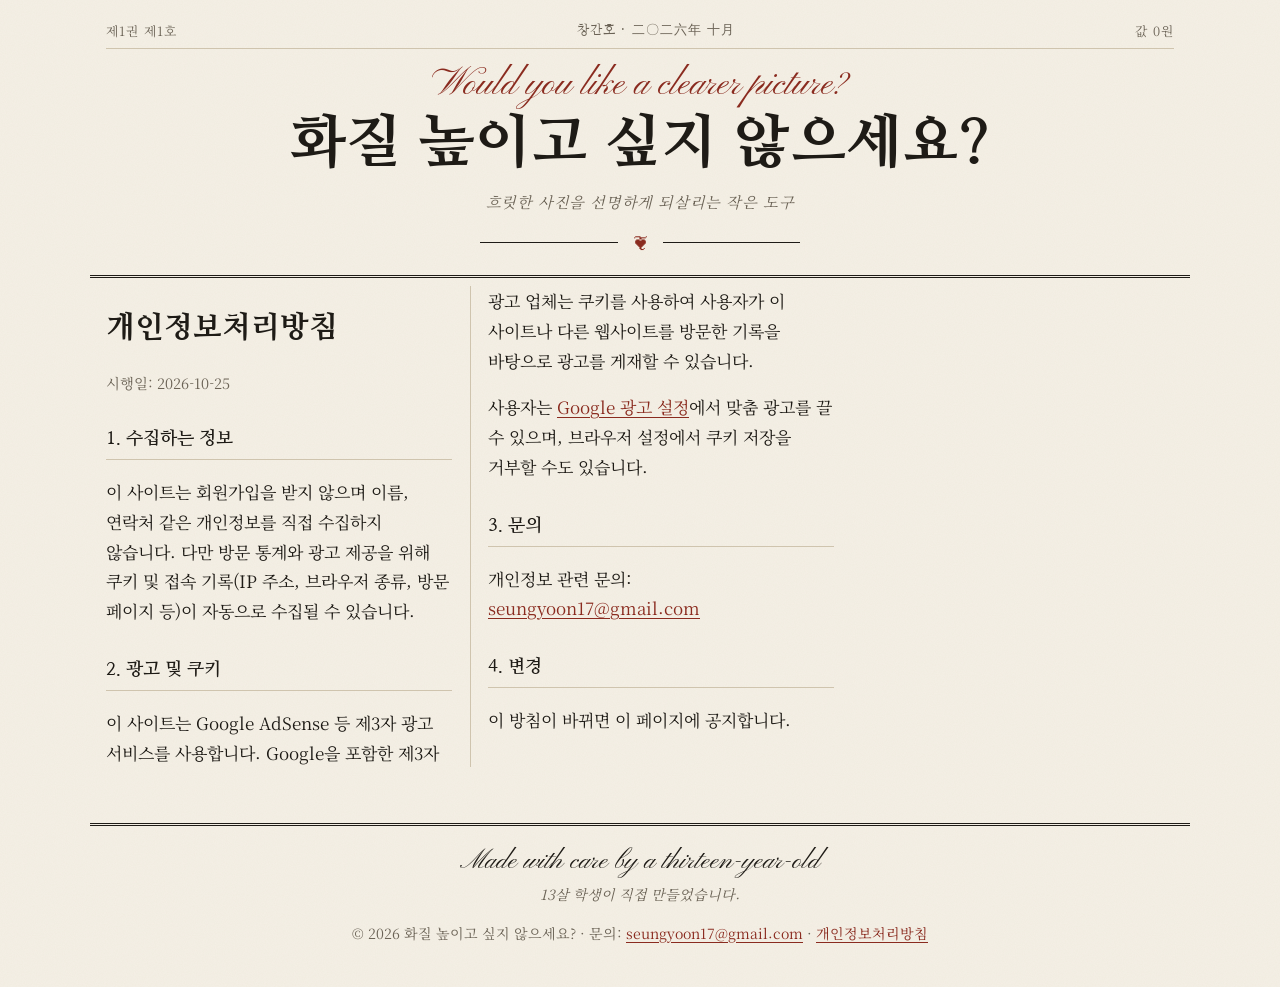
<file: privacy.html>
<!doctype html>
<html lang="ko">
<head>
  <meta charset="utf-8">
  <meta name="viewport" content="width=device-width, initial-scale=1">
  <title>개인정보처리방침 - 화질 높이고 싶지 않으세요?</title>
  <link rel="preconnect" href="https://fonts.googleapis.com">
  <link rel="preconnect" href="https://fonts.gstatic.com" crossorigin>
  <link rel="stylesheet" href="https://fonts.googleapis.com/css2?family=Nanum+Myeongjo:wght@400;700;800&family=Pinyon+Script&family=Noto+Serif+KR:wght@400;600;700&display=swap">
  <!-- Google AdSense -->
  <script async src="https://pagead2.googlesyndication.com/pagead/js/adsbygoogle.js?client=ca-pub-7787868266002256" crossorigin="anonymous"></script>
  <link rel="stylesheet" href="style.css?v=5">
</head>
<body>
  <header class="masthead">
    <p class="masthead-top"><span>제1권 제1호</span><span class="mt-center">창간호 · 二〇二六年 十月</span><span>값 0원</span></p>
    <p class="script-line">Would you like a clearer picture?</p>
    <a class="logo" href="index.html">화질 높이고 싶지 않으세요?</a>
    <p class="masthead-sub">흐릿한 사진을 선명하게 되살리는 작은 도구</p>
    <p class="masthead-rule" aria-hidden="true"><span>❦</span></p>
  </header>

  <div class="layout">
    <main>
      <article class="info">
        <h1>개인정보처리방침</h1>
        <p class="meta">시행일: 2026-10-25</p>

        <h2>1. 수집하는 정보</h2>
        <p>
          이 사이트는 회원가입을 받지 않으며 이름, 연락처 같은 개인정보를 직접 수집하지 않습니다.
          다만 방문 통계와 광고 제공을 위해 쿠키 및 접속 기록(IP 주소, 브라우저 종류, 방문 페이지 등)이
          자동으로 수집될 수 있습니다.
        </p>

        <h2>2. 광고 및 쿠키</h2>
        <p>
          이 사이트는 Google AdSense 등 제3자 광고 서비스를 사용합니다. Google을 포함한 제3자 광고 업체는
          쿠키를 사용하여 사용자가 이 사이트나 다른 웹사이트를 방문한 기록을 바탕으로 광고를 게재할 수 있습니다.
        </p>
        <p>
          사용자는 <a href="https://adssettings.google.com" target="_blank" rel="noopener">Google 광고 설정</a>에서
          맞춤 광고를 끌 수 있으며, 브라우저 설정에서 쿠키 저장을 거부할 수도 있습니다.
        </p>

        <h2>3. 문의</h2>
        <p>개인정보 관련 문의: <a href="mailto:seungyoon17@gmail.com">seungyoon17@gmail.com</a></p>

        <h2>4. 변경</h2>
        <p>이 방침이 바뀌면 이 페이지에 공지합니다.</p>
      </article>
    </main>
  </div>

  <footer class="site-footer">
    <p class="signature">Made with care by a thirteen-year-old</p>
    <p class="footer-maker">13살 학생이 직접 만들었습니다.</p>
    <p>© 2026 화질 높이고 싶지 않으세요? · 문의: <a href="mailto:seungyoon17@gmail.com">seungyoon17@gmail.com</a> · <a href="privacy.html">개인정보처리방침</a></p>
  </footer>
</body>
</html>
</file>
<file: style.css>
:root {
  --paper: #f5f0e6;
  --paper-2: #ece5d6;
  --ink: #1e1b16;
  --muted: #6b6356;
  --rule: #cfc4ae;
  --accent: #8a2b1f;
}

@media (prefers-color-scheme: dark) {
  :root {
    --paper: #1a1814;
    --paper-2: #23201a;
    --ink: #ece4d4;
    --muted: #a59c8b;
    --rule: #3d372d;
    --accent: #d98a74;
  }
}

* { box-sizing: border-box; }

html { background: var(--paper); }

body {
  margin: 0;
  background-color: var(--paper);
  /* 옅은 종이 결 */
  background-image: url("data:image/svg+xml,%3Csvg xmlns='http://www.w3.org/2000/svg' width='160' height='160'%3E%3Cfilter id='n'%3E%3CfeTurbulence type='fractalNoise' baseFrequency='0.9' numOctaves='2' stitchTiles='stitch'/%3E%3CfeColorMatrix values='0 0 0 0 0.45 0 0 0 0 0.38 0 0 0 0 0.25 0 0 0 0.07 0'/%3E%3C/filter%3E%3Crect width='100%25' height='100%25' filter='url(%23n)'/%3E%3C/svg%3E");
  color: var(--ink);
  font-family: "Noto Serif KR", "Nanum Myeongjo", "Batang", serif;
  font-size: 17px;
  line-height: 1.75;
  word-break: keep-all; /* 한글을 단어 단위로 줄바꿈 */
  overflow-wrap: anywhere;
  -webkit-font-smoothing: antialiased;
}

a { color: var(--accent); text-underline-offset: 3px; }

/* 제호 (신문 머리 느낌) */
.masthead {
  max-width: 1100px;
  margin: 0 auto;
  padding: 20px 16px 18px;
  text-align: center;
  border-bottom: 3px double var(--ink);
}
.masthead-top {
  display: flex;
  justify-content: space-between;
  margin: 0 0 14px;
  padding-bottom: 6px;
  border-bottom: 1px solid var(--rule);
  color: var(--muted);
  font-size: 0.8rem;
  letter-spacing: 0.08em;
}
.logo {
  display: block;
  font-family: "Nanum Myeongjo", serif;
  font-weight: 800;
  font-size: clamp(1.9rem, 6vw, 3.1rem);
  line-height: 1.2;
  color: var(--ink);
  text-decoration: none;
  letter-spacing: -0.01em;
}
.masthead-top .mt-center { font-family: "Nanum Myeongjo", serif; }

/* 서양 필기체 장식 */
.script, .script-line, .tool-script, .signature {
  font-family: "Pinyon Script", "Palatino Linotype", Georgia, serif;
  font-weight: 400;
  letter-spacing: 0;
}
.script-line {
  margin: 0 0 2px;
  font-size: clamp(1.5rem, 4.5vw, 2.3rem);
  line-height: 1.2;
  color: var(--accent);
}
.tool-script {
  margin: 16px 0 -6px;
  text-align: center;
  font-size: 2rem;
  line-height: 1.2;
  color: var(--ink);
}
.signature {
  margin: 0 0 2px;
  font-size: 1.7rem;
  line-height: 1.3;
  color: var(--ink);
}
.logo { font-size: clamp(2rem, 7vw, 3.6rem); letter-spacing: 0.02em; }
.masthead-sub {
  margin: 10px 0 0;
  color: var(--muted);
  font-size: 0.95rem;
  font-style: italic;
  letter-spacing: 0.04em;
}
.masthead-rule {
  display: flex;
  align-items: center;
  gap: 14px;
  margin: 12px auto 0;
  max-width: 320px;
  color: var(--accent);
}
.masthead-rule::before, .masthead-rule::after { content: ""; flex: 1; border-top: 1px solid var(--ink); }

/* 기사 머리 */
.kicker {
  margin: 0 0 8px;
  padding-bottom: 4px;
  border-bottom: 1px solid var(--ink);
  color: var(--accent);
  font-size: 0.78rem;
  font-weight: 700;
  letter-spacing: 0.3em;
}
.lede::first-letter {
  float: left;
  margin: 6px 8px 0 0;
  font-family: "Nanum Myeongjo", serif;
  font-weight: 800;
  font-size: 3.1em;
  line-height: 0.9;
  color: var(--ink);
}
.ornament {
  display: flex;
  align-items: center;
  gap: 16px;
  margin: 32px 0 0;
  color: var(--accent);
  font-size: 2rem;
  line-height: 1;
}
.ornament::before, .ornament::after { content: ""; flex: 1; border-top: 1px solid var(--rule); }

.layout {
  display: grid;
  grid-template-columns: minmax(0, 1fr);
  gap: 40px;
  max-width: 1100px;
  margin: 0 auto;
  padding: 0 16px;
}
@media (min-width: 900px) {
  .layout { grid-template-columns: minmax(0, 1fr) 300px; }
  aside { border-left: 1px solid var(--rule); padding-left: 24px; }
  aside .ad-slot { position: sticky; top: 16px; }
}

/* 소개 문구 */
.intro { padding: 8px 0 4px; }
.intro h1 {
  font-family: "Nanum Myeongjo", serif;
  font-weight: 800;
  font-size: clamp(1.45rem, 4vw, 2rem);
  line-height: 1.45;
  margin: 0 0 12px;
}
.intro p { margin: 0 0 24px; color: var(--muted); }

/* 도구 */
.tool {
  border: 4px double var(--ink);
  background: var(--paper);
  padding: 4px 22px 24px;
  display: grid;
  gap: 0;
}
.tool-title {
  margin: 14px 0 0;
  text-align: center;
  font-family: "Nanum Myeongjo", serif;
  font-weight: 700;
  letter-spacing: 0.35em;
  color: var(--muted);
  font-size: 0.85rem;
}
.tool-row { padding: 16px 0; border-bottom: 1px solid var(--rule); }
.tool-step {
  display: flex;
  align-items: baseline;
  gap: 10px;
  margin: 0 0 10px;
  font-family: "Nanum Myeongjo", serif;
  font-size: 1.05rem;
  font-weight: 700;
}
.tool-step span {
  min-width: 22px;
  color: var(--accent);
  font-family: "Nanum Myeongjo", serif;
  font-weight: 800;
  font-size: 1.1rem;
}

.drop {
  display: flex;
  flex-direction: column;
  align-items: center;
  justify-content: center;
  gap: 4px;
  min-height: 140px;
  padding: 18px;
  text-align: center;
  border: 1px dashed var(--muted);
  background: var(--paper-2);
  cursor: pointer;
}
.drop:hover, .drop.over { border-style: solid; border-color: var(--ink); }
.drop-hint { color: var(--muted); font-size: 0.8rem; letter-spacing: 0.1em; }

/* 선택 단추 */
.choices { display: flex; flex-wrap: wrap; gap: 8px; }
.choice input { position: absolute; opacity: 0; pointer-events: none; }
.choice span {
  display: inline-flex;
  flex-direction: column;
  align-items: center;
  min-width: 76px;
  padding: 7px 14px;
  border: 1px solid var(--rule);
  background: var(--paper);
  cursor: pointer;
  font-weight: 600;
  line-height: 1.35;
  text-align: center;
}
.choice span small { font-weight: 400; font-size: 0.75rem; color: var(--muted); }
.choice span:hover { border-color: var(--ink); }
.choice input:checked + span { background: var(--ink); border-color: var(--ink); color: var(--paper); }
.choice input:checked + span small { color: var(--paper); opacity: 0.75; }
.choice input:focus-visible + span { outline: 2px solid var(--accent); outline-offset: 2px; }

/* 큰 단추 */
.btn {
  display: block;
  width: 100%;
  margin-top: 20px;
  padding: 13px 18px;
  border: 1px solid var(--ink);
  outline: 1px solid var(--ink);
  outline-offset: 3px;
  background: var(--ink);
  color: var(--paper);
  font: inherit;
  font-weight: 700;
  font-size: 1.05rem;
  letter-spacing: 0.06em;
  text-align: center;
  text-decoration: none;
  cursor: pointer;
}
.btn:hover:not(:disabled) { background: var(--accent); border-color: var(--accent); outline-color: var(--accent); }
.btn:disabled { opacity: 0.35; cursor: default; }
.btn-outline { background: transparent; color: var(--ink); }
.btn-outline:hover { color: var(--paper); }
a.btn[hidden] { display: none; }

/* 진행률 */
.progress { display: grid; gap: 6px; margin-top: 18px; }
.progress[hidden] { display: none; }
.bar { height: 4px; background: var(--rule); }
.fill { height: 100%; width: 0; background: var(--ink); transition: width 0.25s; }
#status { font-weight: 600; }
.notice { color: var(--muted); font-size: 0.85rem; }

/* 원본·결과 비교 */
.compare { margin-top: 18px; }
.compare[hidden] { display: none; }
.compare-labels { display: flex; justify-content: space-between; gap: 12px; font-size: 0.85rem; color: var(--muted); margin-bottom: 6px; }
#after-label { text-align: right; }
.stage { --pos: 50%; position: relative; overflow: hidden; border: 1px solid var(--ink); outline: 1px solid var(--rule); outline-offset: 5px; background: var(--paper-2); }
.stage img { display: block; width: 100%; height: auto; }
#after, .stage .handle, .stage input[type="range"] { display: none; }
.stage.has-result #after {
  display: block;
  position: absolute;
  inset: 0;
  height: 100%;
  clip-path: inset(0 0 0 var(--pos));
}
.stage.has-result .handle {
  display: block;
  position: absolute;
  top: 0;
  bottom: 0;
  left: var(--pos);
  width: 2px;
  margin-left: -1px;
  background: var(--paper);
  outline: 1px solid var(--ink);
  pointer-events: none;
}
.stage.has-result .handle::after {
  content: "";
  position: absolute;
  top: 50%;
  left: 50%;
  width: 14px;
  height: 14px;
  transform: translate(-50%, -50%) rotate(45deg);
  background: var(--paper);
  border: 1px solid var(--ink);
}
.stage.has-result input[type="range"] {
  display: block;
  position: absolute;
  inset: 0;
  width: 100%;
  height: 100%;
  margin: 0;
  opacity: 0;
  cursor: ew-resize;
}
.compare-hint { display: none; text-align: center; color: var(--muted); font-size: 0.85rem; margin: 6px 0 0; }
.stage.has-result + .compare-hint { display: block; }

/* 설명 글 */
.info { margin-top: 8px; }
.info h1 { font-family: "Nanum Myeongjo", serif; font-weight: 800; font-size: 1.9rem; margin: 16px 0 4px; }
.info h2 {
  font-family: "Nanum Myeongjo", serif;
  font-size: 1.15rem;
  margin: 28px 0 8px;
  padding-bottom: 4px;
  border-bottom: 1px solid var(--rule);
}
.info li { margin-bottom: 6px; }
@media (min-width: 900px) {
  /* 신문처럼 두 단으로 */
  main > .info { column-count: 2; column-gap: 36px; column-rule: 1px solid var(--rule); }
  main > .info h2 { break-after: avoid; }
  main > .info h2:first-child { margin-top: 0; }
}
.meta { color: var(--muted); font-size: 0.9rem; }

.site-footer {
  max-width: 1100px;
  margin: 56px auto 0;
  padding: 18px 16px 28px;
  text-align: center;
  color: var(--muted);
  border-top: 3px double var(--ink);
  font-size: 0.88rem;
}
.footer-maker { margin: 0 0 4px; color: var(--muted); font-style: italic; }

/* 광고 자리 */
.ad-slot { max-width: 1100px; margin: 24px auto; padding: 0 16px; }
main .ad-slot, aside .ad-slot { padding: 0; }
.ad-placeholder {
  display: flex;
  align-items: center;
  justify-content: center;
  min-height: 100px;
  border: 1px dotted var(--rule);
  color: var(--muted);
  font-size: 0.8rem;
  letter-spacing: 0.1em;
}
aside .ad-placeholder { min-height: 250px; }

@media (max-width: 600px) {
  body { font-size: 16px; }
  .logo { font-size: 1.6rem; }
  .intro h1 br { display: none; }
  .tool { padding: 2px 14px 18px; }
  .masthead-top { font-size: 0.72rem; }
  .masthead-top .mt-center { display: none; }
}
</file>
